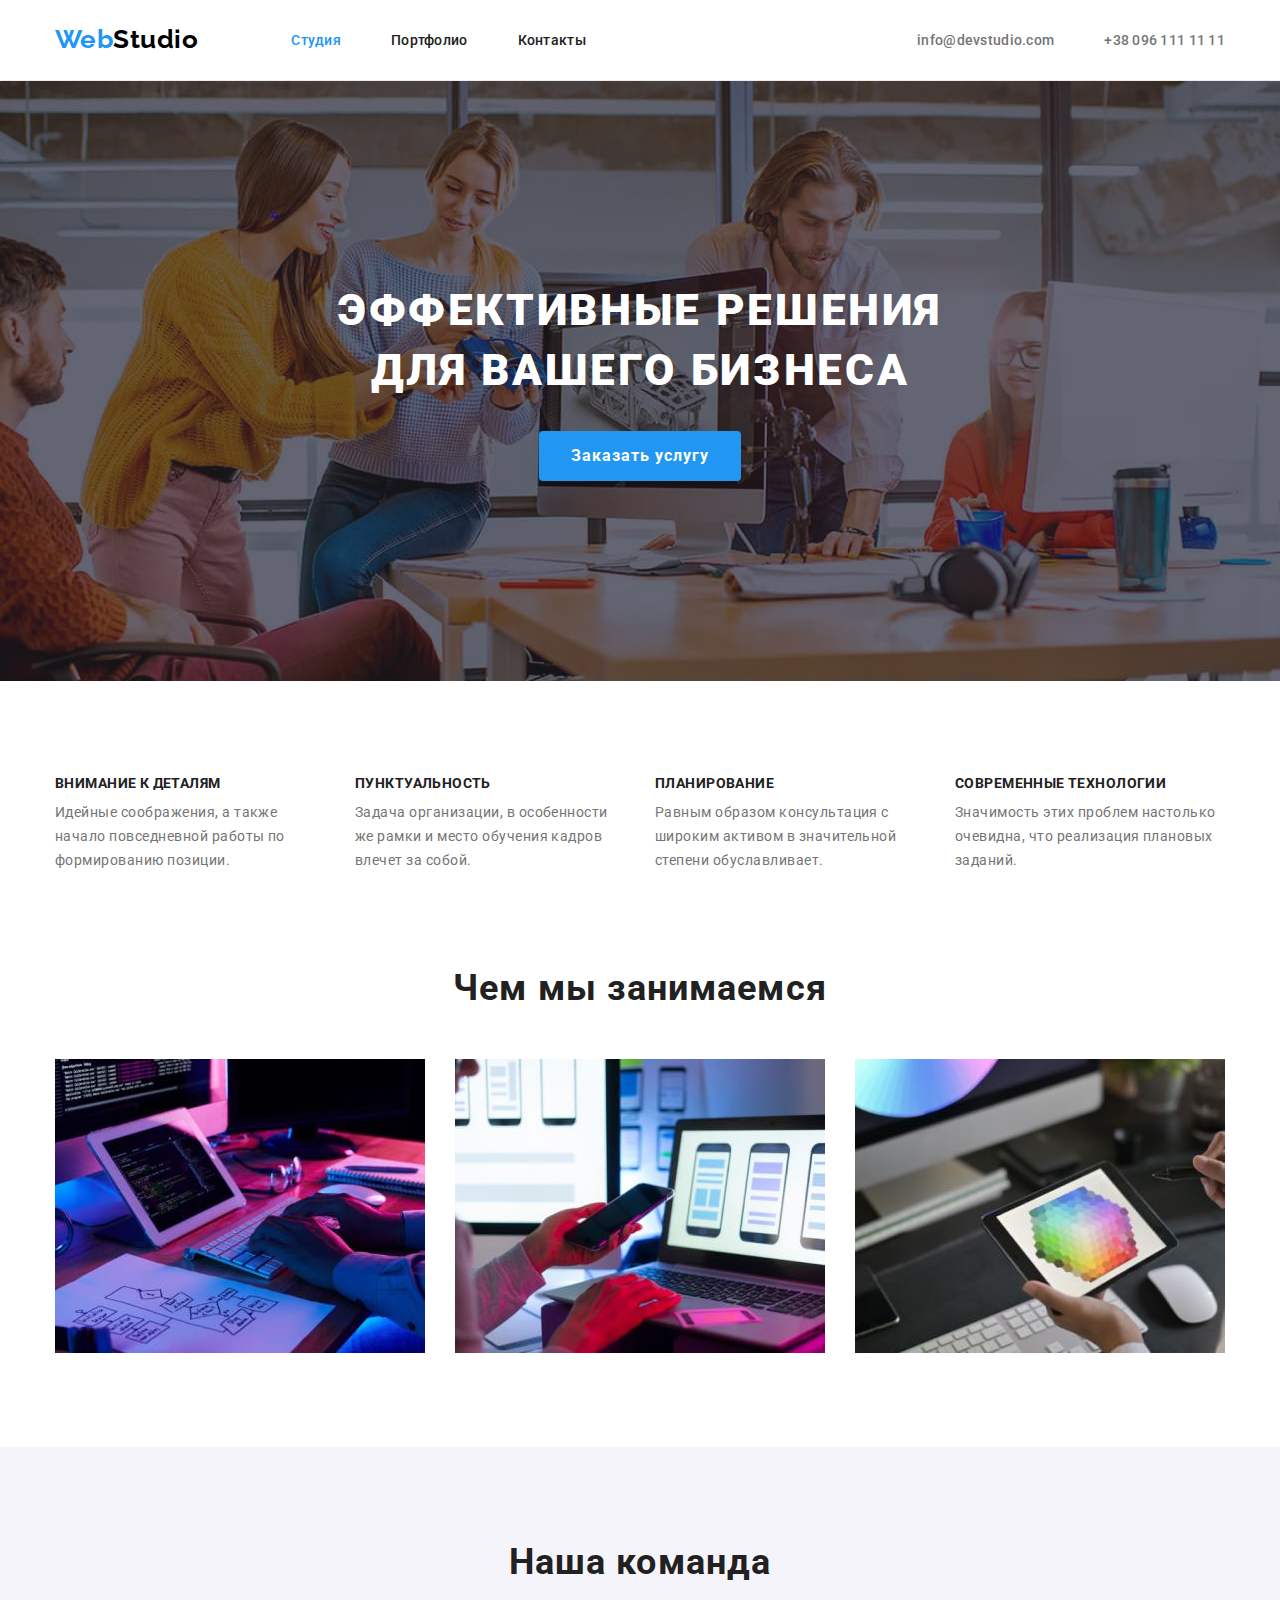
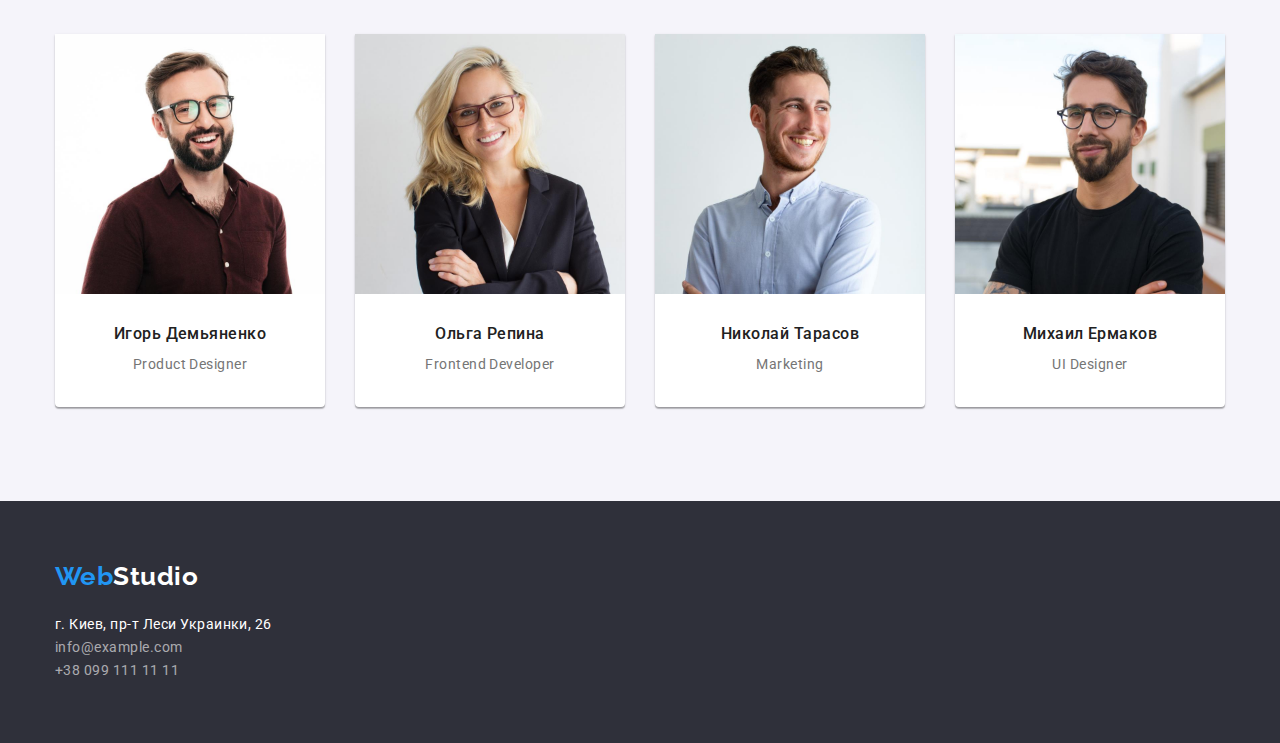
<file: index.html>
<!DOCTYPE html>
<html lang="ru">
<head>
    <meta charset="UTF-8">
    <meta http-equiv="X-UA-Compatible" content="IE=edge">
    <meta name="viewport" content="width=device-width, initial-scale=1.0">
    <title>WebStudio</title>
    <link rel="preconnect" href="https://fonts.googleapis.com">
    <link rel="preconnect" href="https://fonts.gstatic.com" crossorigin>
    <link href="https://fonts.googleapis.com/css2?family=Raleway:wght@700&family=Roboto:wght@400;500;700;900&display=swap" rel="stylesheet">
    <link rel="stylesheet" href="https://cdnjs.cloudflare.com/ajax/libs/modern-normalize/1.1.0/modern-normalize.css"
        integrity="sha512-Y0MM+V6ymRKN2zStTqzQ227DWhhp4Mzdo6gnlRnuaNCbc+YN/ZH0sBCLTM4M0oSy9c9VKiCvd4Jk44aCLrNS5Q=="
        crossorigin="anonymous" referrerpolicy="no-referrer" />
    <link rel="stylesheet" href="./css/style.css">

</head>
<body>

<header class="header">
 <div class="container">
  <div class="main-nav">
    <nav class="navigation">
        <a class="logo" href="./index.html"><span class="logo-color">Web</span>Studio</a>
        <ul class="nav-list">
              <li class="item"><a class="nav-link active-nav" href="./index.html">Студия</a> </li>
              <li class="item"><a class="nav-link" href="./portfolio.html">Портфолио</a></li>
              <li class="item"><a class="nav-link" href="#">Контакты</a></li>
        </ul>
    </nav>
        <ul class="nav-adress">
              <li class="item"><a class="nav-adress-link" href="mail:info@devstudio.com">info@devstudio.com</a></li>
              <li class="item"><a class="nav-adress-link" href="tel:+380961111111">+38 096 111 11 11</a></li>
        </ul>
  </div>
</div>
 
</header>
    
    <main>
        <section class="hero">
         <div class="container">
            <h1 class="hero-title">Эффективные решения<br>для вашего бизнеса<br/></h1>
            <button class="button" type="button">Заказать услугу</button>
         </div>
        </section>
        <section class="features">
            <div class="container">
                <ul class="features-flex">
                    <li class="item">
                        <h3 class="features-title">Внимание к деталям</h3>
                        <p class="features-text">Идейные соображения, а также начало повседневной работы по формированию позиции.</p>
                    </li>
                    <li class="item">
                        <h3 class="features-title">Пунктуальность</h3>
                        <p class="features-text">Задача организации, в особенности же рамки и место обучения кадров влечет за собой.</p>
                    </li>
                    <li class="item">
                        <h3 class="features-title">Планирование</h3>
                        <p class="features-text">Равным образом консультация с широким активом в значительной степени обуславливает.</p>
                    </li>
                    <li class="item">
                        <h3 class="features-title">Современные технологии</h3>
                        <p class="features-text">Значимость этих проблем настолько очевидна, что реализация плановых заданий.</p>
                    </li>
                </ul>
            </div>
        </section>
        <section class="activity-list">
         <div class="container">
            <h2 class="activity">Чем мы занимаемся</h2>
            <ul class="activity-img-list">
                <li class="item"><img src="./images/img1.jpg" alt="img1" width="370"></li>
                <li class="item"><img src="./images/img2.jpg" alt="img2" width="370"></li>
                <li class="item"><img src="./images/img3.jpg" alt="img3" width="370"></li>
            </ul>
         </div>
        </section>
        <section class="team-card">
         <div class="container">
            <h2 class="team">Наша команда</h2>
            <ul class="team-card-list">
                <li class="item">
                    <img class="team-img" src="./images/prog1.jpg" alt="prog1" width="270">
                    <h3 class="name">Игорь Демьяненко</h3>
                    <p class="profession">Product Designer</p>
                </li>
                <li class="item">
                    <img class="team-img" src="./images/prog2.jpg" alt="prog2" width="270">
                    <h3 class="name">Ольга Репина</h3>
                    <p class="profession">Frontend Developer</p>
                </li>
                <li class="item">
                    <img class="team-img" src="./images/prog3.jpg" alt="prog3" width="270">
                    <h3 class="name">Николай Тарасов</h3>
                    <p class="profession">Marketing</p>
                </li>
                <li class="item">
                    <img class="team-img" src="./images/prog4.jpg" alt="prog4" width="270">
                    <h3 class="name">Михаил Ермаков</h3>
                    <p class="profession">UI Designer</p>
                </li>
            </ul>
         </div>
        </section>

    </main>

    <footer class="footer">
     <div class="container">
        <a class="logo foot-logo" href="./index.html"><span class="logo-color">Web</span>Studio</a>
        <address class="foot-adress">

            <ul class="address-list">
                <li><p class="footer-adress">г. Киев, пр-т Леси Украинки, 26</p></li>
                <li><a class="footer-adress-link" href="mail:info@example.com">info@example.com</a></li>
                <li><a class="footer-adress-link" href="tel:+380991111111">+38 099 111 11 11</a></li>
            </ul>
        </address>
     </div>

    </footer>

</body>
</html>
</file>
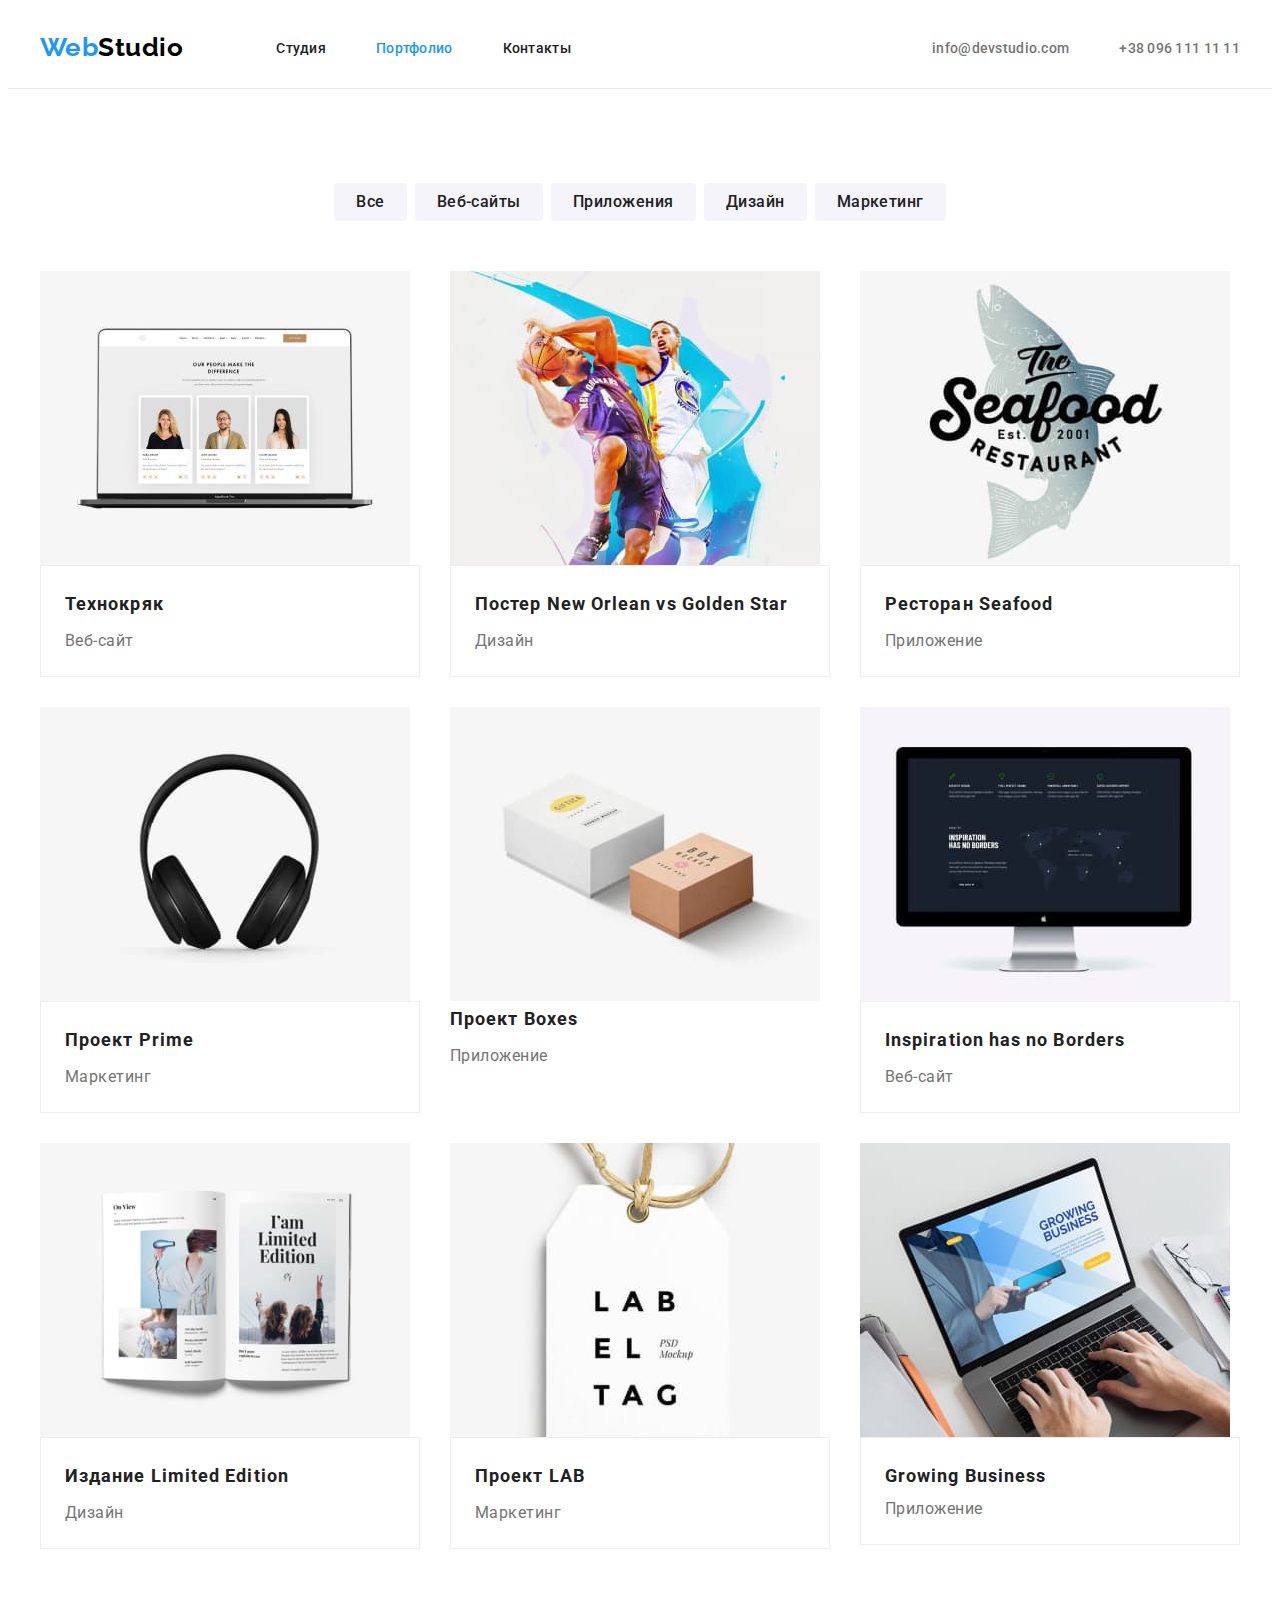
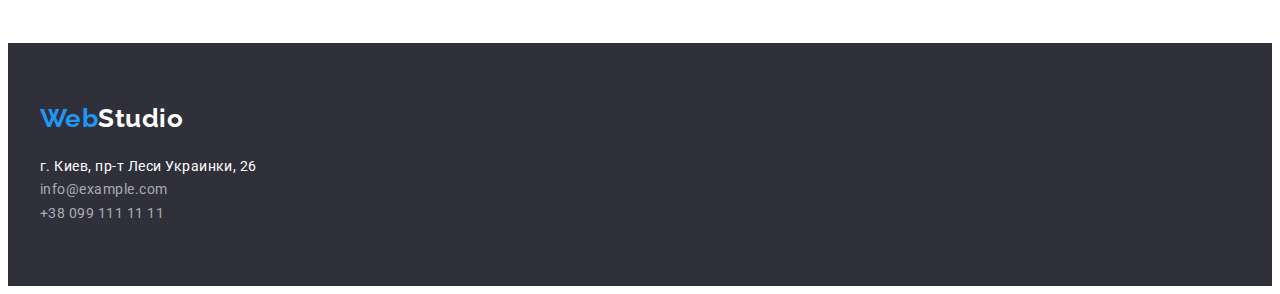
<file: portfolio.html>
<!DOCTYPE html>
<html lang="ru">

<head>
    <meta charset="UTF-8">
    <meta http-equiv="X-UA-Compatible" content="IE=edge">
    <meta name="viewport" content="width=device-width, initial-scale=1.0">
    <title>WebStudio</title>
    <link rel="preconnect" href="https://fonts.googleapis.com">
    <link rel="preconnect" href="https://fonts.gstatic.com" crossorigin>
    <link
        href="https://fonts.googleapis.com/css2?family=Raleway:wght@700&family=Roboto:wght@400;500;700;900&display=swap"
        rel="stylesheet">
    <link rel="stylesheet" href="https://cdnjs.cloudflare.com/ajax/libs/modern-normalize/1.1.0/modern-normalize.min.css"
        integrity="sha512-wpPYUAdjBVSE4KJnH1VR1HeZfpl1ub8YT/NKx4PuQ5NmX2tKuGu6U/JRp5y+Y8XG2tV+wKQpNHVUX03MfMFn9Q=="
        crossorigin="anonymous" referrerpolicy="no-referrer" />
    <link rel="stylesheet" href="./css/style.css">

</head>

<body>

    <header class="header">
     <div class="container">
        <div class="main-nav">
            <nav class="navigation">
                <a class="logo" href="./index.html"><span class="logo-color">Web</span>Studio</a>
                <ul class="nav-list">
                    <li class="item"><a class="nav-link" href="./index.html">Студия</a> </li>
                    <li class="item"><a class="nav-link active-nav" href="./portfolio.html">Портфолио</a></li>
                    <li class="item"><a class="nav-link" href="#">Контакты</a></li>
                </ul>
            </nav>
            <ul class="nav-adress">
                <li  class="item"><a class="nav-adress-link" href="mail:info@devstudio.com">info@devstudio.com</a></li>
                <li class="item"><a class="nav-adress-link" href="tel:+380961111111">+38 096 111 11 11</a></li>
            </ul>
        </div>
     </div>

    </header>

    <main>
        <section class="filter">
            <div class="container">
                <ul class="filter-flex">
                    <li class="item"><button type="button" class="filter-button">Все</button>
                
                
                    <li class="item"><button type="button" class="filter-button">Веб-сайты</button>
                
                
                    <li class="item"><button type="button" class="filter-button">Приложения</button>
                
                
                    <li class="item"><button type="button" class="filter-button">Дизайн</button>
                
                
                    <li class="item"><button type="button" class="filter-button">Маркетинг</button>
                </ul>
            </div>
        </section>

        <section class="work-list">
            <div class="container">
                <ul class="work-flex">
                    <li class="item">
                        <img class="work-img" src="./images/portfolio/pfimg1.jpg" alt="pfimg1" width="370">
                        <div class="work-card-discription">
                            <h3 class="workname">Технокряк</h3>
                            <p class="work-description">Веб-сайт</p>
                        </div>
                    </li>
                    <li class="item">
                        <img class="work-img" src="./images/portfolio/pfimg2.jpg" alt="pfimg2" width="370">
                        <div class="work-card-discription">
                            <h3 class="workname">Постер New Orlean vs Golden Star</h3>
                            <p class="work-description">Дизайн</p>
                        </div>
                    </li>
                    <li class="item">
                        <img class="work-img" src="./images/portfolio/pfimg3.jpg" alt="pfimg3" width="370">
                        <div class="work-card-discription">
                            <h3 class="workname">Ресторан Seafood</h3>
                            <p class="work-description">Приложение</p>
                        </div>
                    </li>
                    <li class="item">
                        <img class="work-img" src="./images/portfolio/pfimg4.jpg" alt="pfimg4" width="370">
                        <div class="work-card-discription">
                            <h3 class="workname">Проект Prime</h3>
                            <p class="work-description">Маркетинг</p>
                        </div>
                    </li>
                    <li class="item">
                        <img class="work-img" src="./images/portfolio/pfimg5.jpg" alt="pfimg5" width="370">
                        <div class="work-card-discriptoin">
                            <h3 class="workname">Проект Boxes</h3>
                            <p class="work-description">Приложение</p>
                        </div>
                    </li>
                    <li class="item">
                        <img class="work-img" src="./images/portfolio/pfimg6.jpg" alt="pfimg6" width="370">
                        <div class="work-card-discription">
                            <h3 class="workname">Inspiration has no Borders</h3>
                            <p class="work-description">Веб-сайт</p>
                        </div>
                    </li>
                    <li class="item">
                        <img class="work-img" src="./images/portfolio/pfimg7.jpg" alt="pfimg7" width="370">
                        <div class="work-card-discription">
                            <h3 class="workname">Издание Limited Edition</h3>
                            <p class="work-description">Дизайн</p>
                        </div>
                    </li>
                    <li class="item">
                        <img class="work-img" src="./images/portfolio/pfimg8.jpg" alt="pfimg8" width="370">
                        <div class="work-card-discription">
                            <h3 class="workname">Проект LAB</h3>
                            <p class="work-description">Маркетинг</p>
                        </div>
                    </li>
                    <li class="item">
                        <img class="work-img" src="./images/portfolio/pfimg9.jpg" alt="pfimg9" width="370">
                        <div class="work-card-discription">
                            <h3 class="workname last">Growing Business</h3>
                            <p class="work-description last">Приложение</p>
                        </div>
                    </li>
                </ul>
            </div>
        </section>

    </main>

    <footer class="footer">
       <div class="container">
        <a class="logo foot-logo" href="./index.html"><span class="logo-color">Web</span>Studio</a>
        <address class="foot-adress">
    
            <ul class="address-list">
                <li><p class="footer-adress">г. Киев, пр-т Леси Украинки, 26</p></li>
                <li><a class="footer-adress-link" href="mail:info@example.com">info@example.com</a></li>
                <li><a class="footer-adress-link" href="tel:+380991111111">+38 099 111 11 11</a></li>
            </ul>
        </address>
     </div>
    
    </footer>
    
    </body>
    
    </html>
</file>
<file: css/style.css>
/* font-family: 'Raleway', sans-serif;
font-family: 'Roboto', sans-serif; */

/* переменные (variables) */
:root {
  --main-font: 'Roboto', sans-serif;
  --logo-font: 'Raleway', sans-serif;
  --text-color: #757575;
  --head-color: #212121;
  --accent-color: #2196f3;
  --nav-bg: #ffffff;
  --hero-bg: #2f303a;
  --footer-bg: #2f303a;
  --team-card-bg: #ffffff;
  --team-bg: #f5f4fa;
  --card-gap: 30px;
}
/* переменные */


/* селектор body (на весь контент) */
body {
  font-family: var(--main-font);
  color: var(--text-color);
  font-weight: 400;
  letter-spacing: 0.03em;
}
/* селектор body */

/* сносим маркеры всем спискам */
ul {
  list-style: none;
}
/* сносим маркеры всем спискам */

/* сносим подчеркивания ссылкам */
a {
  text-decoration: none;
}
/* сносим подчеркивания ссылкам */

/* убираем лишнюю геометрию с изображений */

img {
  display: block;
  max-width: 100%;
}

/* цвет текста для h2/h3/p */
h2,
h3 {
  color: var(--head-color);
  font-weight: 700;
  letter-spacing: 0.03em;
}
/* цвет текста для h2/h3/p */

/* параметры контейнера */
.container {
  width: 1200px;
  margin: 0 auto;
  padding: 0px 15px;
}
/* параметры контейнера */

/* header */

.header {
  border-bottom: 1px solid #ececec;
  background: var(--nav-bg);
}

.main-nav {
  display: flex;
  align-items: center;
}

/* logo */
.navigation {
  display: flex;
}

.logo {
  /* display: block; */
  padding-top: 24px;
  padding-bottom: 25px;

  color: #000000;
  font-family: var(--logo-font);
  font-weight: 700;
  font-size: 26px;
  line-height: 1.192;
}
.logo .logo-color {
  color: var(--accent-color);
}
/* logo */

/* nav */

.nav-list {
  display: flex;
  margin: 0px;
  margin-left: 93px;
  padding: 0px;
}

.nav-list .item:not(:last-child) {
  margin-right: 50px;
}

.nav-adress {
  display: flex;
  margin: 0px;
  margin-left: auto;
  padding: 0px;
}

.nav-adress .item + .item {
  margin-left: 50px;
}

.nav-list .nav-link {
  display: block;
  padding-top: 32px;
  padding-bottom: 32px;

  font-weight: 500;
  font-size: 14px;
  line-height: 1.142;
  letter-spacing: 0.02em;
  color: var(--head-color);
}
.nav-list .nav-link:hover,
.nav-list .nav-link:focus {
  color: var(--accent-color);
}
.header .active-nav {
  color: var(--accent-color);
}
/* nav */

/* adress */
.nav-adress {
  font-weight: 500;
  font-size: 14px;
  line-height: 1.142;
  letter-spacing: 00.02em;
  color: var(--text-color);
}
.nav-adress-link {
  color: inherit;
}
.nav-adress-link:hover,
.nav-adress-link:focus {
  color: var(--accent-color);
}
/* adress */
/* /header */

/* main */
/* hero */
.hero {
  /* min-width: 1600px; */
  background-color: var(--hero-bg);
  background-image: linear-gradient(
    to right,
    rgba(47, 48, 58, 0.4),
    rgba(47, 48, 58, 0.4)),
    url(../images/hero-bg.jpg);
  background-repeat: no-repeat;
  background-position: center;
  background-size: cover;
  background-size: 1600px;
  text-align: center;
  padding-top: 200px;
  padding-bottom: 200px;
}
.hero-title {
  margin-top: 0px;
  margin-bottom: 30px;
  font-weight: 900;
  font-size: 44px;
  line-height: 1.363;
  /* text-align: center; */
  letter-spacing: 0.06em;
  text-transform: uppercase;
  color: #ffffff;
}
/* button */
.button {
  font-family: inherit;
  font-weight: 700;
  font-size: 16px;
  line-height: 1.875;
  display: inline-block;
  align-items: center;
  text-align: center;
  letter-spacing: 0.06em;
  color: #ffffff;
  background: var(--accent-color);
  box-shadow: 0px 4px 4px rgba(0, 0, 0, 0.15);
  border-radius: 4px;
  padding: 10px 32px;
  cursor: pointer;
  border: 0px;
}
/* button */
/* sections */

.features {
  padding-top: 94px;
  padding-bottom: 94px;
}

.features-flex {
  display: flex;
  margin: 0px;
  margin-left: calc(-1 * var(--card-gap));
  padding: 0px;
}

.features-flex .item {
  flex-basis: calc(100% / 3 - var(--card-gap));
  margin-left: var(--card-gap);
}

.features-title {
  margin-top: 0px;
  margin-bottom: 10px;

  font-size: 14px;
  line-height: 1.172;
  text-transform: uppercase;
}
.features-text {
  margin: 0px;

  font-size: 14px;
  line-height: 1.714;
}
.activity,
.team {
  margin-top: 0px;
  margin-bottom: 50px;
  font-size: 36px;
  line-height: 1.171;
  text-align: center;
}

/* .features,
.activity-list {
  background: var(--section-bg);
} */

/* ACTIVITY-LIST */

.activity-list {
  padding-bottom: 94px;
}

.activity-img-list {
  display: flex;
  margin: 0px;
  margin-left: calc(-1 * var(--card-gap));
  padding: 0px;
}

.activity-img-list .item {
  flex-basis: calc(100% / 3 - var(--card-gap));
  margin-left: var(--card-gap);
}

.activity-img-list .item img {
  display: block;
}

/* /ACTIVITY-LIST */

/* TEAM-CARD */

.team-card {
  padding-top: 94px;
  padding-bottom: 94px;

  background: var(--team-bg);
}

.team-card-list {
  display: flex;
  justify-content: space-between;
  margin: 0px;
  padding: 0px;
}

.team-card-list .item {
  width: 270px;
  padding-bottom: 30px;

  background-color: var(--team-card-bg);
  box-shadow: 0px 1px 3px rgba(0, 0, 0, 0.12), 0px 1px 1px rgba(0, 0, 0, 0.14),
    0px 2px 1px rgba(0, 0, 0, 0.2);
  border-radius: 0px 0px 4px 4px;
}

.team-img {
  display: block;
  margin-bottom: 30px;
}

.name {
  margin-top: 0;
  margin-bottom: 10px;

  text-align: center;
  font-weight: 500;
  font-size: 16px;
  line-height: 1.187;
}

.profession {
  margin-top: 0;
  margin-bottom: 0;

  text-align: center;
  font-size: 14px;
  line-height: 1.714;
}

/* main */

/* footer */

.footer {
  padding-top: 60px;
  padding-bottom: 60px;

  background: var(--footer-bg);
}

.foot-logo {
  display: inline-block;
  margin-bottom: 20px;
  padding: 0px;

  color: #ffffff;
}

.foot-adress {
  font-style: normal;
}

.address-list {
  margin-top: 0px;
  margin-bottom: 0px;
  padding-left: 0px;
}

.footer-adress {
  font-size: 14px;
  line-height: 1.714em;
  color: #ffffff;
  margin: 0px;
}
.footer-adress-link {
  font-size: 14px;
  line-height: 1.714;
  color: rgba(255, 255, 255, 0.6);
}

/* /footer */

/* _____________________________________________________________________ */

/* portfolio */

/* filter-buttonbutton */

.filter {
  padding-top: 94px;
  padding-bottom: 50px;
}

.filter-flex {
  display: flex;
  justify-content: center;
  margin: 0px;
  padding: 0px;
}

.filter-flex .item + .item {
  margin-left: 8px;
}

/* .filter-flex .item:not(:last-child) {
  margin-right: 8px;
} */

.filter-button {
  font-family: var(--main-font);
  font-weight: 500;
  font-size: 16px;
  line-height: 1.625;
  text-align: center;
  letter-spacing: 0.03em;
  color: #212121;
  background: #f5f4fa;
  padding: 6px 22px;
  cursor: pointer;
  border-radius: 4px;
  border: 0px;
}
.filter-button:hover,
.filter-button:focus {
  color: #ffffff;
  background: var(--accent-color);
  box-shadow: 0px 3px 1px rgba(0, 0, 0, 0.1), 0px 1px 2px rgba(0, 0, 0, 0.08),
    0px 2px 2px rgba(0, 0, 0, 0.12);
}
/* filter-button */

/* work-list */
.work-list {
  padding-bottom: 94px;
  font-size: 16px;
  line-height: 1.875;
}

.work-flex {
  display: flex;
  flex-wrap: wrap;
  margin: 0px;
  margin-top: calc(-1 * var(--card-gap));
  margin-left: calc(-1 * var(--card-gap));
  padding: 0px;
}

.work-flex .item {
  flex-basis: calc(100% / 3 - var(--card-gap));
  margin-top: var(--card-gap);
  margin-left: var(--card-gap);
  width: 370px;
  /* border: 1px solid #eeeeee; */

  background-color: var(--team-card-bg);
}

.work-card-discription {
  padding-left: 24px;
  padding-right: 24px;
  padding-top: 20px;
  padding-bottom: 20px;
  border: 1px solid #eeeeee;
}

.workname {
  margin-top: 0px;
  margin-bottom: 4px;
  font-size: 18px;
  line-height: 2;
  letter-spacing: 0.06em;
}

.work-description {
  margin: 0px;
}

.last {
  margin-bottom: 0px;
}
</file>
